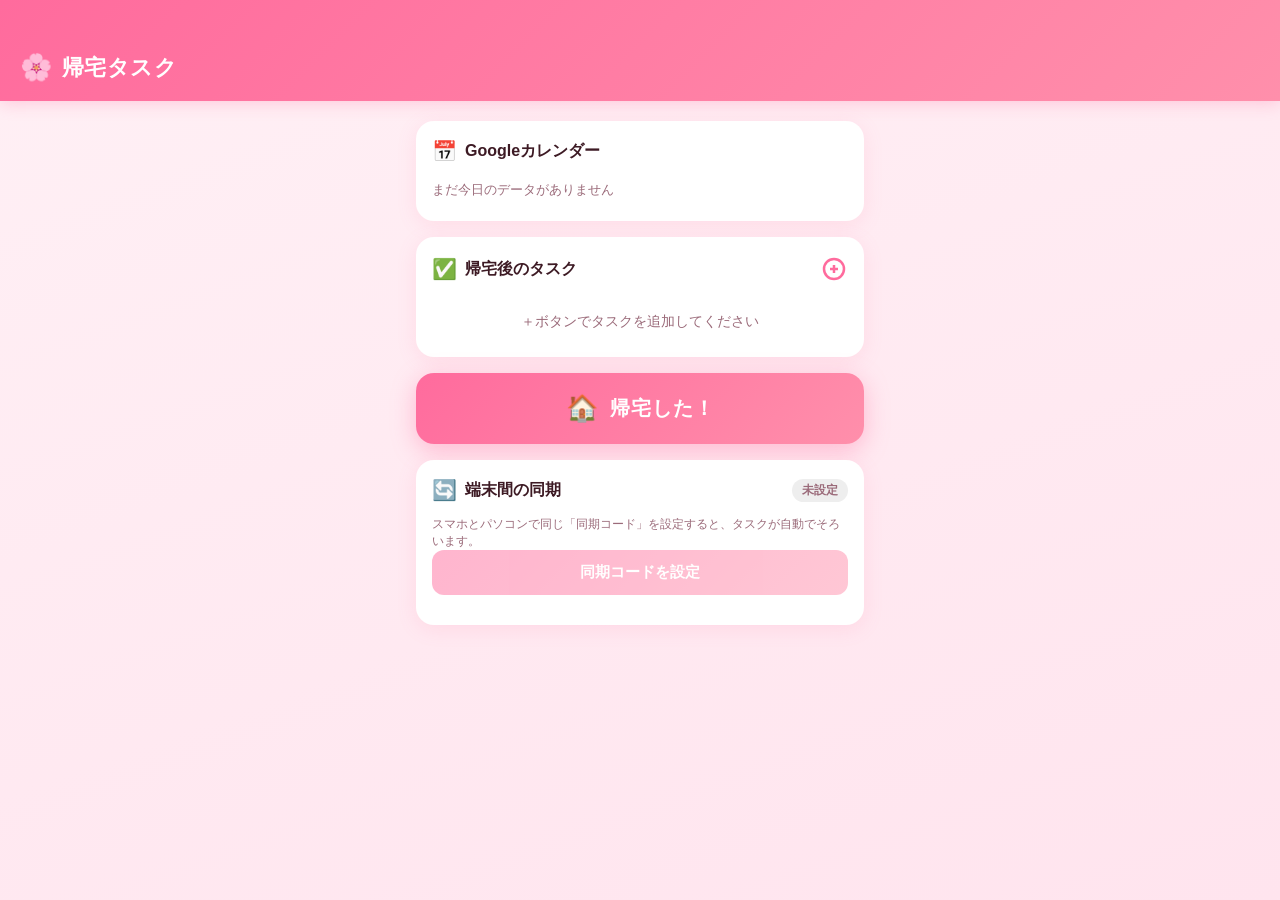
<file: index.html>
<!DOCTYPE html>
<html lang="ja">
<head>
  <meta charset="UTF-8">
  <meta name="viewport" content="width=device-width, initial-scale=1.0, viewport-fit=cover">
  <meta name="apple-mobile-web-app-capable" content="yes">
  <meta name="apple-mobile-web-app-status-bar-style" content="default">
  <meta name="apple-mobile-web-app-title" content="帰宅タスク">
  <meta name="theme-color" content="#FF6B9D">
  <title>🌸 帰宅タスク</title>
  <link rel="stylesheet" href="style.css?v=12">
  <link rel="manifest" href="manifest.json">
  <link rel="apple-touch-icon" href="icon-192.png">
</head>
<body>

  <header class="header">
    <div class="header-inner">
      <span class="header-icon">🌸</span>
      <h1 class="header-title">帰宅タスク</h1>
    </div>
  </header>

  <main class="main">

    <!-- カレンダー確認カード -->
    <section class="card" id="calendar-card">
      <div class="card-label">
        <span class="card-icon">📅</span>
        <span class="card-title">Googleカレンダー</span>
      </div>
      <p class="calendar-loading" id="calendar-loading">確認中...</p>
      <ul class="event-list" id="event-list"></ul>
    </section>

    <!-- 帰宅バナー -->
    <div class="arrive-banner" id="arrive-banner" hidden>
      <span class="arrive-banner-emoji">🎉</span>
      <span class="arrive-banner-text">おかえり！今日のタスクを確認しよう</span>
    </div>

    <!-- タスクリスト -->
    <section class="card">
      <div class="card-label">
        <span class="card-icon">✅</span>
        <span class="card-title">帰宅後のタスク</span>
        <button class="add-btn" id="add-task-btn" aria-label="タスクを追加">
          <svg viewBox="0 0 24 24" fill="none" stroke="currentColor" stroke-width="2.5">
            <circle cx="12" cy="12" r="10"/>
            <line x1="12" y1="8" x2="12" y2="16"/>
            <line x1="8" y1="12" x2="16" y2="12"/>
          </svg>
        </button>
      </div>
      <ul class="task-list" id="task-list"></ul>
      <p class="task-empty" id="task-empty" hidden>＋ボタンでタスクを追加してください</p>
    </section>

    <!-- 帰宅ボタン -->
    <button class="arrive-btn" id="arrive-btn">
      <span class="arrive-icon">🏠</span>
      <span class="arrive-text">帰宅した！</span>
    </button>

    <!-- 端末間の同期 -->
    <section class="card sync-card">
      <div class="card-label">
        <span class="card-icon">🔄</span>
        <span class="card-title">端末間の同期</span>
        <span class="sync-badge" id="sync-status" data-state="オフ">オフ</span>
      </div>
      <p class="card-hint">スマホとパソコンで同じ「同期コード」を設定すると、タスクが自動でそろいます。</p>
      <button class="pink-save-btn sync-open-btn" id="sync-open-btn">同期コードを設定</button>
    </section>

  </main>

  <!-- タスク追加シート -->
  <div class="sheet-overlay" id="add-sheet" hidden>
    <div class="sheet">
      <div class="sheet-handle"></div>
      <h3 class="sheet-title">タスクを追加</h3>
      <input class="sheet-input" id="new-task-input" type="text"
             placeholder="例: お風呂掃除" maxlength="40">
      <div class="sheet-btns">
        <button class="sheet-cancel" id="sheet-cancel">キャンセル</button>
        <button class="sheet-save" id="sheet-save">追加する</button>
      </div>
    </div>
  </div>

  <!-- 同期コード設定シート -->
  <div class="sheet-overlay" id="sync-sheet" hidden>
    <div class="sheet">
      <div class="sheet-handle"></div>
      <h3 class="sheet-title">同期コードを設定</h3>
      <p class="card-hint" style="margin:0 0 12px">
        両方の端末で<b>同じコード</b>を入力してください。片方で「作成」して、もう片方に同じコードを入れるだけでOKです。
      </p>
      <input class="sheet-input" id="sync-code-input" type="text"
             placeholder="例: ABC123" maxlength="24"
             autocapitalize="characters" autocomplete="off" spellcheck="false">
      <button class="pink-save-btn" id="sync-gen-btn" style="margin-bottom:16px">ランダムなコードを作成</button>
      <div class="sheet-btns">
        <button class="sheet-cancel" id="sync-cancel">キャンセル</button>
        <button class="sheet-save" id="sync-save">この端末で使う</button>
      </div>
      <button class="sync-off-btn" id="sync-off" hidden>同期をやめる</button>
    </div>
  </div>

  <script src="app.js"></script>
  <script type="module" src="sync.js"></script>
  <script>
    if ('serviceWorker' in navigator) {
      navigator.serviceWorker.register('/sw.js');
    }
  </script>
</body>
</html>
</file>
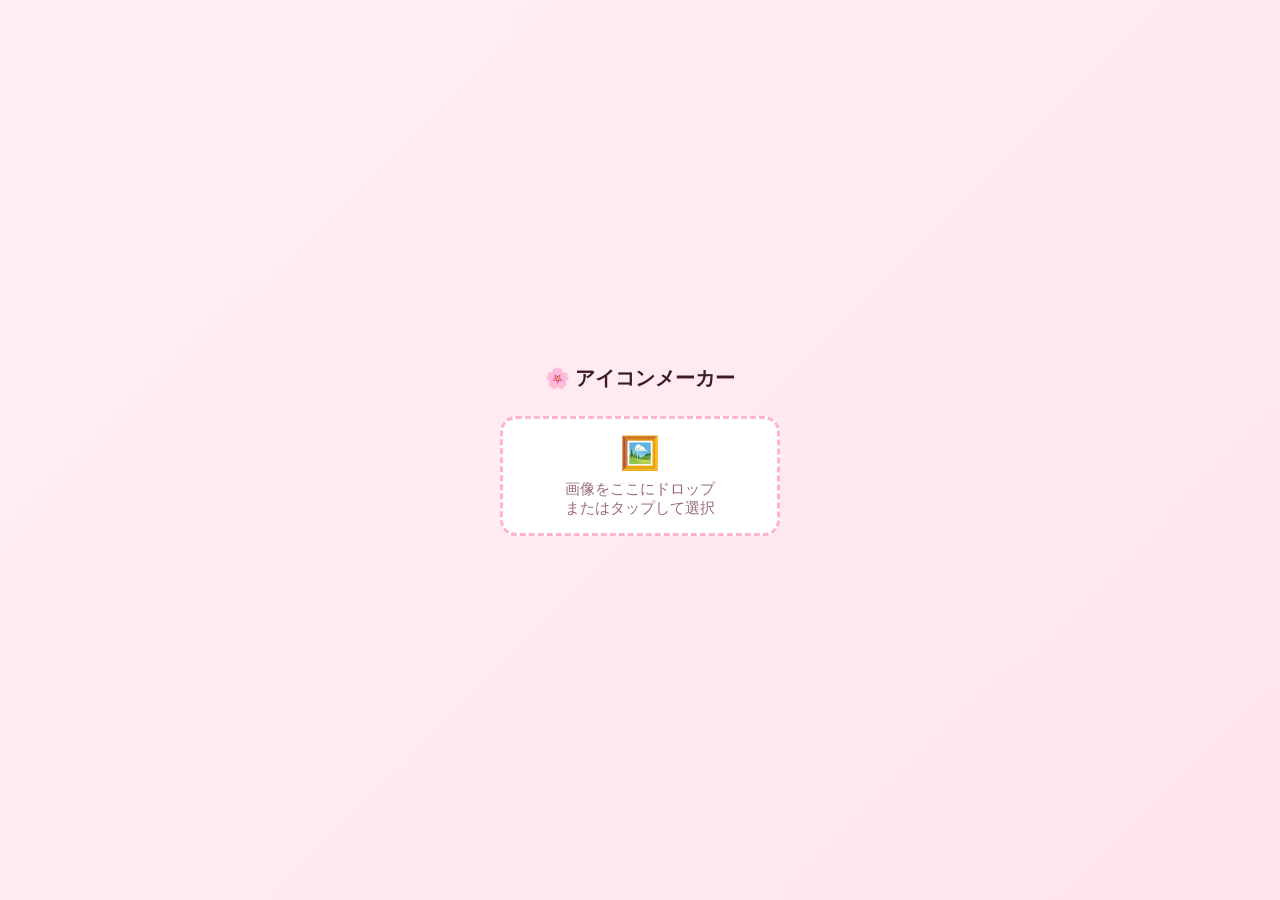
<file: make-icon.html>
<!DOCTYPE html>
<html lang="ja">
<head>
  <meta charset="UTF-8">
  <meta name="viewport" content="width=device-width, initial-scale=1.0">
  <title>アイコンメーカー</title>
  <style>
    * { box-sizing: border-box; margin: 0; padding: 0; }
    body {
      font-family: -apple-system, sans-serif;
      background: linear-gradient(135deg, #FFF0F5, #FFE4EE);
      min-height: 100vh;
      display: flex;
      flex-direction: column;
      align-items: center;
      justify-content: center;
      padding: 24px;
      gap: 24px;
    }
    h1 { font-size: 20px; color: #3D1A24; font-weight: 700; }

    #drop-zone {
      width: 280px;
      height: 120px;
      border: 3px dashed #FFB3CC;
      border-radius: 16px;
      display: flex;
      flex-direction: column;
      align-items: center;
      justify-content: center;
      gap: 8px;
      cursor: pointer;
      background: white;
      transition: background .2s, border-color .2s;
      color: #9B6B7A;
      font-size: 15px;
    }
    #drop-zone.over { background: #FFE4EE; border-color: #FF6B9D; }
    #drop-zone span { font-size: 32px; }

    #preview-wrap { display: none; flex-direction: column; align-items: center; gap: 16px; }
    canvas { border-radius: 22px; box-shadow: 0 4px 20px rgba(255,107,157,.25); }

    .controls {
      display: flex;
      flex-direction: column;
      gap: 10px;
      width: 280px;
    }
    label { font-size: 13px; color: #9B6B7A; font-weight: 600; }
    input[type=range] { width: 100%; accent-color: #FF6B9D; }
    input[type=color] { width: 48px; height: 32px; border: none; border-radius: 8px; cursor: pointer; }

    .row { display: flex; align-items: center; justify-content: space-between; gap: 8px; }

    .btn-row { display: flex; gap: 10px; width: 280px; }
    .btn-row button {
      flex: 1;
      padding: 14px 8px;
      font-size: 15px;
      font-weight: 700;
      border: none;
      border-radius: 14px;
      cursor: pointer;
    }
    #download-btn {
      background: #fff;
      color: #FF6B9D;
      border: 2px solid #FF6B9D;
    }
    #save-btn {
      background: linear-gradient(135deg, #FF6B9D, #FF8FAB);
      color: white;
      box-shadow: 0 4px 16px rgba(255,107,157,.4);
    }
    #msg { font-size: 14px; color: #FF6B9D; font-weight: 600; min-height: 20px; }

    #file-input { display: none; }
  </style>
</head>
<body>
  <h1>🌸 アイコンメーカー</h1>

  <div id="drop-zone">
    <span>🖼️</span>
    画像をここにドロップ<br>またはタップして選択
  </div>
  <input type="file" id="file-input" accept="image/*">

  <div id="preview-wrap">
    <canvas id="canvas" width="512" height="512"></canvas>

    <div class="controls">
      <div class="row">
        <label>文字サイズ</label>
        <input type="range" id="font-size" min="40" max="120" value="72">
      </div>
      <div class="row">
        <label>文字の色</label>
        <input type="color" id="font-color" value="#FF6B9D">
      </div>
      <div class="row">
        <label>縦位置</label>
        <input type="range" id="text-y" min="300" max="500" value="460">
      </div>
    </div>

    <div class="btn-row">
      <button id="download-btn">⬇️ ダウンロード</button>
      <button id="save-btn">🌸 アプリに保存</button>
    </div>
    <p id="msg"></p>
  </div>

  <script>
    const dropZone   = document.getElementById('drop-zone');
    const fileInput  = document.getElementById('file-input');
    const previewWrap = document.getElementById('preview-wrap');
    const canvas     = document.getElementById('canvas');
    const ctx        = canvas.getContext('2d');
    const dlBtn      = document.getElementById('download-btn');
    const fontSizeEl = document.getElementById('font-size');
    const fontColorEl = document.getElementById('font-color');
    const textYEl    = document.getElementById('text-y');

    let img = null;

    dropZone.addEventListener('click', () => fileInput.click());
    dropZone.addEventListener('dragover', e => { e.preventDefault(); dropZone.classList.add('over'); });
    dropZone.addEventListener('dragleave', () => dropZone.classList.remove('over'));
    dropZone.addEventListener('drop', e => {
      e.preventDefault();
      dropZone.classList.remove('over');
      loadFile(e.dataTransfer.files[0]);
    });
    fileInput.addEventListener('change', () => loadFile(fileInput.files[0]));

    [fontSizeEl, fontColorEl, textYEl].forEach(el => el.addEventListener('input', draw));

    function loadFile(file) {
      if (!file || !file.type.startsWith('image/')) return;
      const reader = new FileReader();
      reader.onload = e => {
        img = new Image();
        img.onload = () => { previewWrap.style.display = 'flex'; draw(); };
        img.src = e.target.result;
      };
      reader.readAsDataURL(file);
    }

    function draw() {
      if (!img) return;
      const size = 512;
      canvas.width = canvas.height = size;

      // 画像を正方形に描画
      ctx.drawImage(img, 0, 0, size, size);

      // テキスト設定
      const fontSize = parseInt(fontSizeEl.value);
      const color    = fontColorEl.value;
      const textY    = parseInt(textYEl.value);
      const text     = '帰宅';

      ctx.font = `bold ${fontSize}px "Hiragino Sans", "Yu Gothic", sans-serif`;
      ctx.textAlign = 'center';
      ctx.textBaseline = 'middle';

      // 白い縁取り
      ctx.strokeStyle = 'white';
      ctx.lineWidth   = fontSize * 0.18;
      ctx.lineJoin    = 'round';
      ctx.strokeText(text, size / 2, textY);

      // 文字本体
      ctx.fillStyle = color;
      ctx.fillText(text, size / 2, textY);
    }

    const saveBtn = document.getElementById('save-btn');
    const msg     = document.getElementById('msg');

    dlBtn.addEventListener('click', () => {
      const out = document.createElement('canvas');
      out.width = out.height = 192;
      out.getContext('2d').drawImage(canvas, 0, 0, 512, 512, 0, 0, 192, 192);
      const a = document.createElement('a');
      a.href = out.toDataURL('image/png');
      a.download = 'icon-192.png';
      a.click();
    });

    saveBtn.addEventListener('click', async () => {
      msg.textContent = '保存中...';
      try {
        // 512x512 のデータをサーバーへ送信
        const dataUrl = canvas.toDataURL('image/png');
        const res = await fetch('/api/save-icon', {
          method: 'POST',
          headers: { 'Content-Type': 'application/json' },
          body: JSON.stringify({ data: dataUrl })
        });
        const json = await res.json();
        if (res.ok) {
          msg.textContent = '✅ 保存完了！アプリを再読み込みすると反映されます';
          msg.style.color = '#4CAF50';
        } else {
          msg.textContent = '❌ ' + (json.error || 'エラーが発生しました');
          msg.style.color = '#e53935';
        }
      } catch (e) {
        msg.textContent = '❌ サーバーに接続できません';
        msg.style.color = '#e53935';
      }
    });
  </script>
</body>
</html>
</file>
<file: style.css>
/* ===== リセット & 基本 ===== */
*, *::before, *::after { box-sizing: border-box; margin: 0; padding: 0; }

:root {
  --pink:       #FF6B9D;
  --pink-light: #FFB3CC;
  --pink-pale:  #FFE4EE;
  --bg:         #FFF0F5;
  --card:       #FFFFFF;
  --text:       #3D1A24;
  --text-sub:   #9B6B7A;
  --radius:     18px;
  --radius-sm:  12px;
  --shadow:     0 4px 20px rgba(255,107,157,0.13);
}

html { height: 100%; }

body {
  min-height: 100%;
  background: linear-gradient(160deg, #FFF0F5 0%, #FFE4EE 100%);
  font-family: -apple-system, 'Helvetica Neue', Arial, sans-serif;
  color: var(--text);
  padding-bottom: env(safe-area-inset-bottom);
  -webkit-font-smoothing: antialiased;
}

/* ===== ヘッダー ===== */
.header {
  background: linear-gradient(135deg, #FF6B9D, #FF8FAB);
  padding: 52px 20px 18px;
  padding-top: calc(52px + env(safe-area-inset-top));
  box-shadow: 0 2px 16px rgba(255,107,157,0.3);
}

.header-inner { display: flex; align-items: center; gap: 10px; }
.header-icon  { font-size: 26px; }

.header-title {
  font-size: 22px;
  font-weight: 700;
  color: #fff;
  letter-spacing: 0.02em;
}

/* ===== メイン ===== */
.main {
  padding: 20px 16px 32px;
  display: flex;
  flex-direction: column;
  gap: 16px;
  max-width: 480px;
  margin: 0 auto;
}

/* ===== カード ===== */
.card {
  background: var(--card);
  border-radius: var(--radius);
  padding: 18px 16px;
  box-shadow: var(--shadow);
}

.card-label {
  display: flex;
  align-items: center;
  gap: 8px;
  margin-bottom: 14px;
}

.card-icon  { font-size: 20px; }

.card-title {
  font-size: 16px;
  font-weight: 700;
  color: var(--text);
  flex: 1;
}

.card-hint {
  font-size: 12px;
  color: var(--text-sub);
  margin-top: 8px;
}

/* ===== iCal設定 ===== */
.ical-input {
  width: 100%;
  padding: 12px 14px;
  font-size: 13px;
  border: 2px solid var(--pink-light);
  border-radius: var(--radius-sm);
  outline: none;
  color: var(--text);
  margin-bottom: 10px;
  transition: border-color .2s;
  word-break: break-all;
}
.ical-input:focus { border-color: var(--pink); }

.pink-save-btn {
  width: 100%;
  padding: 13px;
  background: linear-gradient(135deg, #FF6B9D, #FF8FAB);
  color: #fff;
  font-size: 15px;
  font-weight: 700;
  border: none;
  border-radius: var(--radius-sm);
  cursor: pointer;
  margin-bottom: 12px;
}

.ical-help {
  font-size: 12px;
  color: var(--text-sub);
  line-height: 1.6;
  background: var(--pink-pale);
  padding: 10px 12px;
  border-radius: var(--radius-sm);
}

.edit-btn {
  background: none;
  border: none;
  font-size: 16px;
  cursor: pointer;
  padding: 2px 6px;
  border-radius: 8px;
  transition: background .15s;
}
.edit-btn:active { background: var(--pink-pale); }

/* ===== Googleサインインボタン（不使用・削除可） ===== */
.google-btn {
  display: flex;
  align-items: center;
  gap: 10px;
  padding: 12px 20px;
  background: white;
  border: 2px solid #FFB3CC;
  border-radius: var(--radius-sm);
  font-size: 15px;
  font-weight: 600;
  color: var(--text);
  cursor: pointer;
  width: 100%;
  justify-content: center;
  transition: background .15s, border-color .15s;
}
.google-btn:active { background: var(--pink-pale); border-color: var(--pink); }

.user-row {
  display: flex;
  align-items: center;
  gap: 10px;
  margin-bottom: 12px;
}
.user-avatar {
  width: 36px;
  height: 36px;
  border-radius: 50%;
  background: var(--pink-pale);
  display: flex;
  align-items: center;
  justify-content: center;
  font-size: 18px;
  flex-shrink: 0;
  overflow: hidden;
}
.user-name  { font-size: 14px; font-weight: 700; color: var(--text); }
.user-email { font-size: 12px; color: var(--text-sub); }

.signout-btn {
  margin-left: auto;
  padding: 6px 12px;
  background: none;
  border: 1px solid #ddd;
  border-radius: 20px;
  font-size: 12px;
  color: var(--text-sub);
  cursor: pointer;
  flex-shrink: 0;
}

.calendar-status {
  display: flex;
  align-items: center;
  gap: 8px;
  padding: 10px 12px;
  background: var(--pink-pale);
  border-radius: var(--radius-sm);
  font-size: 14px;
  font-weight: 600;
  color: var(--text);
}

.calendar-loading {
  font-size: 13px;
  color: var(--text-sub);
  padding: 4px 0;
}

.event-list {
  list-style: none;
  margin: 8px 0 0;
  display: flex;
  flex-direction: column;
  gap: 4px;
}
.event-list:empty { display: none; }
.event-item {
  display: flex;
  align-items: center;
  gap: 8px;
  padding: 6px 10px;
  background: white;
  border-radius: 8px;
  border-left: 3px solid var(--pink-light);
  font-size: 13px;
  color: var(--text);
}
.event-time {
  font-size: 12px;
  color: var(--text-sub);
  white-space: nowrap;
  min-width: 72px;
}

.override-row {
  display: flex;
  align-items: center;
  justify-content: space-between;
  margin-top: 12px;
  padding-top: 12px;
  border-top: 1px solid #f0e0e6;
}
.override-label {
  font-size: 13px;
  color: var(--text-sub);
}

/* ===== トグル ===== */
.toggle-row {
  display: flex;
  align-items: center;
  justify-content: space-between;
}

.toggle-text {
  font-size: 15px;
  font-weight: 600;
  color: var(--text-sub);
  transition: color .2s;
}

.toggle-text.on { color: var(--pink); }

.toggle {
  position: relative;
  display: inline-block;
  width: 52px;
  height: 30px;
}

.toggle input { opacity: 0; width: 0; height: 0; }

.toggle-slider {
  position: absolute;
  inset: 0;
  background: #ddd;
  border-radius: 30px;
  transition: background .25s;
  cursor: pointer;
}

.toggle-slider::before {
  content: '';
  position: absolute;
  width: 24px;
  height: 24px;
  left: 3px;
  top: 3px;
  background: #fff;
  border-radius: 50%;
  box-shadow: 0 1px 4px rgba(0,0,0,.2);
  transition: transform .25s;
}

.toggle input:checked + .toggle-slider { background: var(--pink); }
.toggle input:checked + .toggle-slider::before { transform: translateX(22px); }

/* ===== 帰宅バナー ===== */
.arrive-banner {
  display: flex;
  align-items: center;
  gap: 10px;
  padding: 14px 18px;
  background: linear-gradient(135deg, #FF6B9D, #FF8FAB);
  border-radius: var(--radius);
  box-shadow: 0 4px 16px rgba(255,107,157,.3);
  animation: slideIn .3s ease;
}

.arrive-banner-emoji { font-size: 24px; }

.arrive-banner-text {
  font-size: 15px;
  font-weight: 700;
  color: #fff;
}

/* ===== タスクリスト ===== */
.add-btn {
  background: none;
  border: none;
  cursor: pointer;
  color: var(--pink);
  width: 28px;
  height: 28px;
  padding: 2px;
  border-radius: 50%;
  transition: transform .15s, background .15s;
}

.add-btn:active { transform: scale(.88); background: var(--pink-pale); }
.add-btn svg    { width: 100%; height: 100%; }

.task-list { list-style: none; display: flex; flex-direction: column; gap: 8px; }

.task-item {
  display: flex;
  align-items: center;
  gap: 12px;
  padding: 13px 12px;
  background: #FFF7FA;
  border-radius: var(--radius-sm);
  border: 1px solid rgba(255,179,204,.4);
  animation: slideIn .2s ease;
  transition: background .2s;
}

/* 帰宅後にタスクを目立たせる */
.task-item.arrived {
  background: var(--pink-pale);
  border-color: rgba(255,107,157,.35);
}

.task-item.done {
  background: #f5f5f5;
  border-color: #eee;
  opacity: .65;
}

@keyframes slideIn {
  from { opacity: 0; transform: translateY(-6px); }
  to   { opacity: 1; transform: translateY(0); }
}

/* チェックボタン：帰宅前は有効/無効トグル、帰宅後は完了チェック */
.task-check {
  width: 28px;
  height: 28px;
  border-radius: 50%;
  border: 2px solid var(--pink-light);
  background: none;
  cursor: pointer;
  display: flex;
  align-items: center;
  justify-content: center;
  flex-shrink: 0;
  font-size: 14px;
  font-weight: 700;
  color: transparent;
  transition: background .2s, border-color .2s, color .2s;
  -webkit-tap-highlight-color: transparent;
}

/* 帰宅前: 有効状態（ベルオン） */
.task-check.enabled {
  background: var(--pink);
  border-color: var(--pink);
  color: #fff;
}

/* 帰宅後: 完了状態 */
.task-check.done-check {
  background: #bbb;
  border-color: #bbb;
  color: #fff;
}

.task-name {
  flex: 1;
  font-size: 15px;
  color: var(--text);
  transition: color .2s;
}

.task-name.muted { color: var(--text-sub); opacity: .6; }

.task-done-line { text-decoration: line-through; }

.task-badge {
  font-size: 13px;
  opacity: .55;
}

.task-delete {
  background: none;
  border: none;
  cursor: pointer;
  color: #ccc;
  font-size: 18px;
  line-height: 1;
  padding: 4px;
  border-radius: 50%;
  transition: color .15s, background .15s;
  -webkit-tap-highlight-color: transparent;
}

.task-delete:active { color: #ff4d6d; background: #ffe4e8; }

.task-empty {
  text-align: center;
  color: var(--text-sub);
  font-size: 14px;
  padding: 16px 0 8px;
}

/* ===== 帰宅ボタン ===== */
.arrive-btn {
  display: flex;
  align-items: center;
  justify-content: center;
  gap: 12px;
  width: 100%;
  padding: 20px;
  background: linear-gradient(135deg, #FF6B9D, #FF8FAB);
  color: #fff;
  font-size: 20px;
  font-weight: 700;
  border: none;
  border-radius: var(--radius);
  cursor: pointer;
  box-shadow: 0 6px 24px rgba(255,107,157,.4);
  transition: transform .15s, box-shadow .15s, background .3s;
  letter-spacing: .04em;
  -webkit-tap-highlight-color: transparent;
}

.arrive-btn:active { transform: scale(.96); box-shadow: 0 3px 12px rgba(255,107,157,.3); }

.arrive-btn.arrived {
  background: linear-gradient(135deg, #aaa, #bbb);
  box-shadow: none;
}

.arrive-icon { font-size: 26px; }

/* ===== 追加シート ===== */
.sheet-overlay {
  position: fixed;
  inset: 0;
  background: rgba(61,26,36,.35);
  backdrop-filter: blur(3px);
  -webkit-backdrop-filter: blur(3px);
  display: flex;
  align-items: flex-end;
  justify-content: center;
  z-index: 200;
  animation: fadeIn .15s ease;
}

@keyframes fadeIn { from { opacity: 0; } to { opacity: 1; } }

.sheet {
  background: var(--card);
  border-radius: var(--radius) var(--radius) 0 0;
  padding: 12px 20px calc(28px + env(safe-area-inset-bottom));
  width: 100%;
  max-width: 480px;
  animation: slideUp .2s ease;
}

@keyframes slideUp {
  from { transform: translateY(30px); opacity: 0; }
  to   { transform: translateY(0);    opacity: 1; }
}

.sheet-handle {
  width: 36px;
  height: 4px;
  background: #ddd;
  border-radius: 2px;
  margin: 0 auto 18px;
}

.sheet-title {
  font-size: 17px;
  font-weight: 700;
  color: var(--text);
  margin-bottom: 14px;
}

.sheet-input {
  width: 100%;
  padding: 14px 16px;
  font-size: 16px;
  border: 2px solid var(--pink-light);
  border-radius: var(--radius-sm);
  outline: none;
  color: var(--text);
  background: #fff;
  margin-bottom: 16px;
  transition: border-color .2s;
}

.sheet-input:focus { border-color: var(--pink); }

.sheet-btns { display: flex; gap: 10px; }

.sheet-cancel {
  flex: 1;
  padding: 14px;
  border: 2px solid var(--pink-light);
  border-radius: var(--radius-sm);
  background: none;
  color: var(--text-sub);
  font-size: 16px;
  font-weight: 600;
  cursor: pointer;
}

.sheet-save {
  flex: 2;
  padding: 14px;
  background: linear-gradient(135deg, #FF6B9D, #FF8FAB);
  color: #fff;
  font-size: 16px;
  font-weight: 700;
  border: none;
  border-radius: var(--radius-sm);
  cursor: pointer;
}

/* ===== 端末間の同期 ===== */
.sync-badge {
  font-size: 12px;
  font-weight: 700;
  padding: 3px 10px;
  border-radius: 20px;
  background: #eee;
  color: var(--text-sub);
  white-space: nowrap;
}
.sync-badge[data-state="同期中"] { background: var(--pink); color: #fff; }
.sync-badge[data-state="接続中…"] { background: var(--pink-light); color: #fff; }
.sync-badge[data-state="エラー"] { background: #ffd9df; color: #d6336c; }

.pink-save-btn:disabled { opacity: .5; cursor: default; }

.sync-off-btn {
  width: 100%;
  margin-top: 12px;
  padding: 12px;
  background: none;
  border: none;
  color: #d6336c;
  font-size: 14px;
  font-weight: 600;
  cursor: pointer;
  border-radius: var(--radius-sm);
}
.sync-off-btn:active { background: #ffe4e8; }

/* ===== トースト ===== */
.toast {
  position: fixed;
  bottom: calc(20px + env(safe-area-inset-bottom));
  left: 50%;
  transform: translateX(-50%);
  background: rgba(61,26,36,.85);
  color: #fff;
  padding: 12px 22px;
  border-radius: 30px;
  font-size: 14px;
  font-weight: 600;
  z-index: 999;
  white-space: nowrap;
  animation: fadeIn .2s ease;
}

[hidden] { display: none !important; }
</file>
